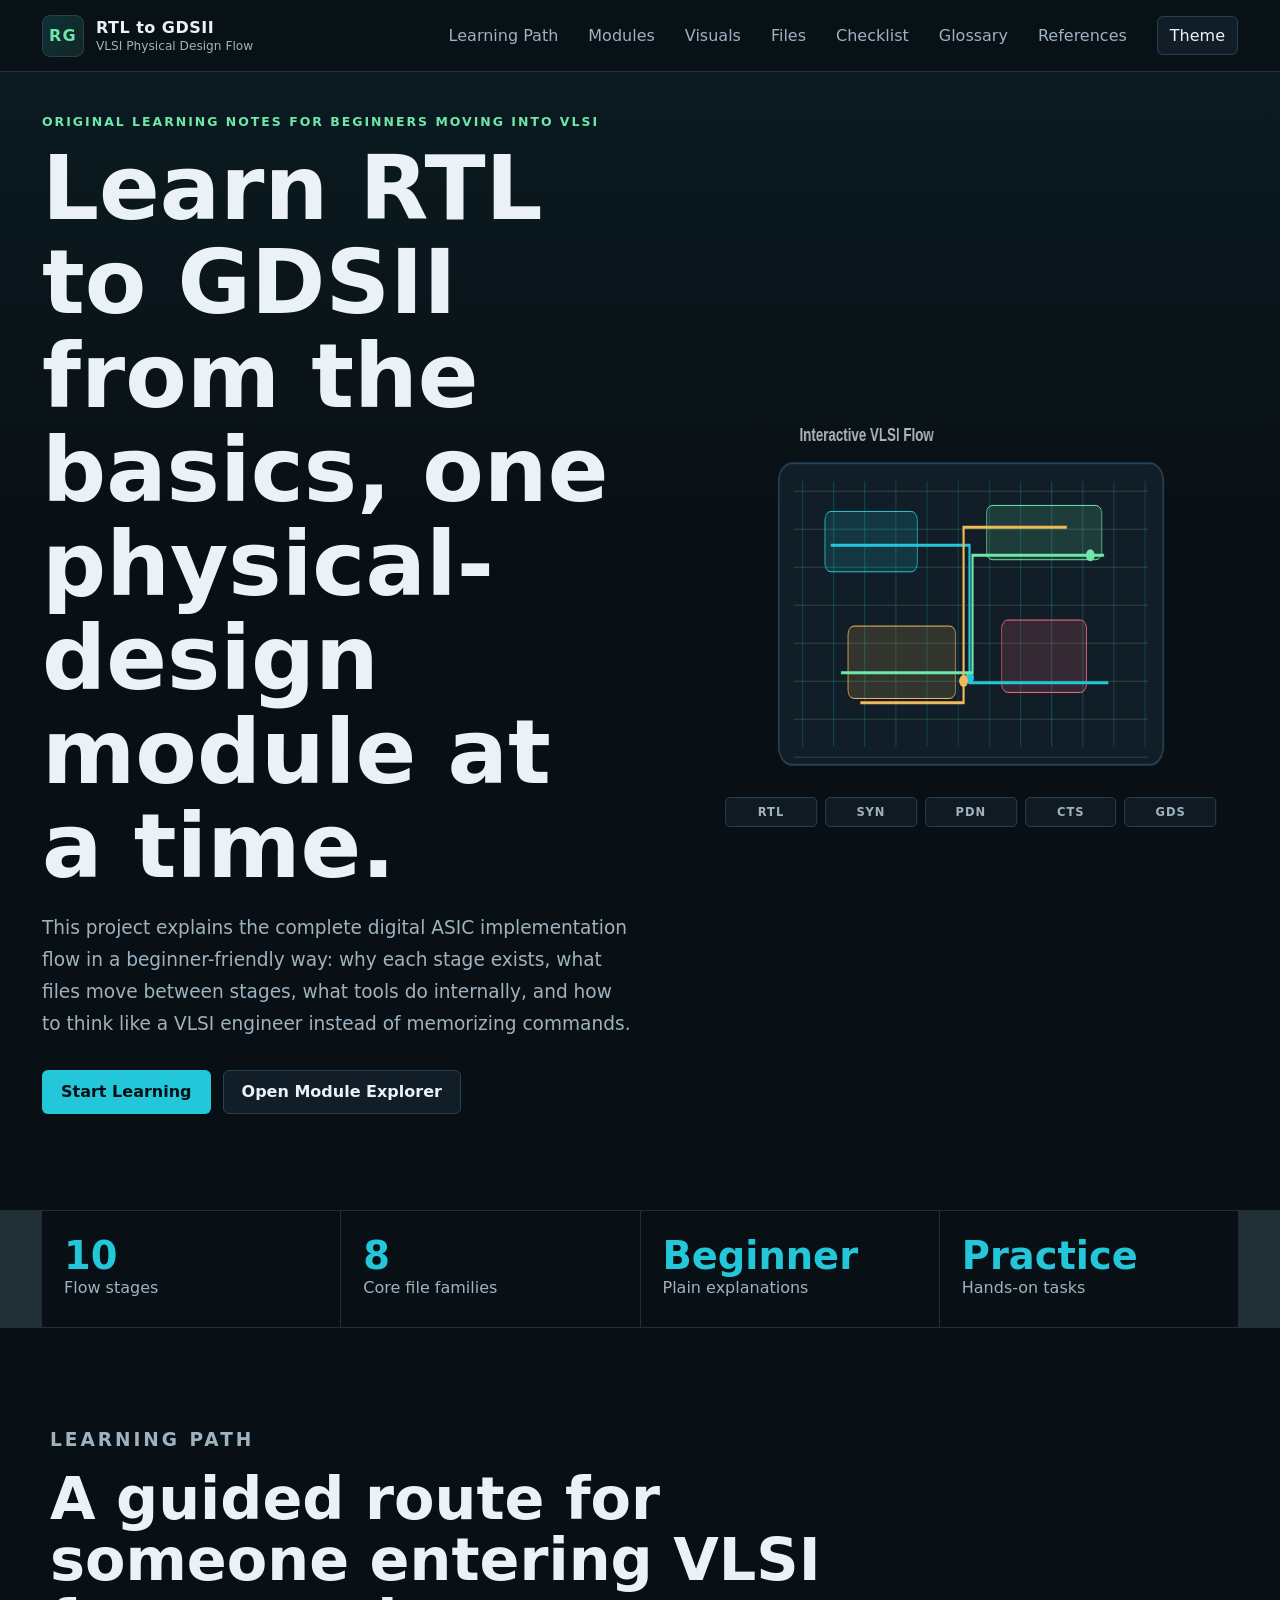
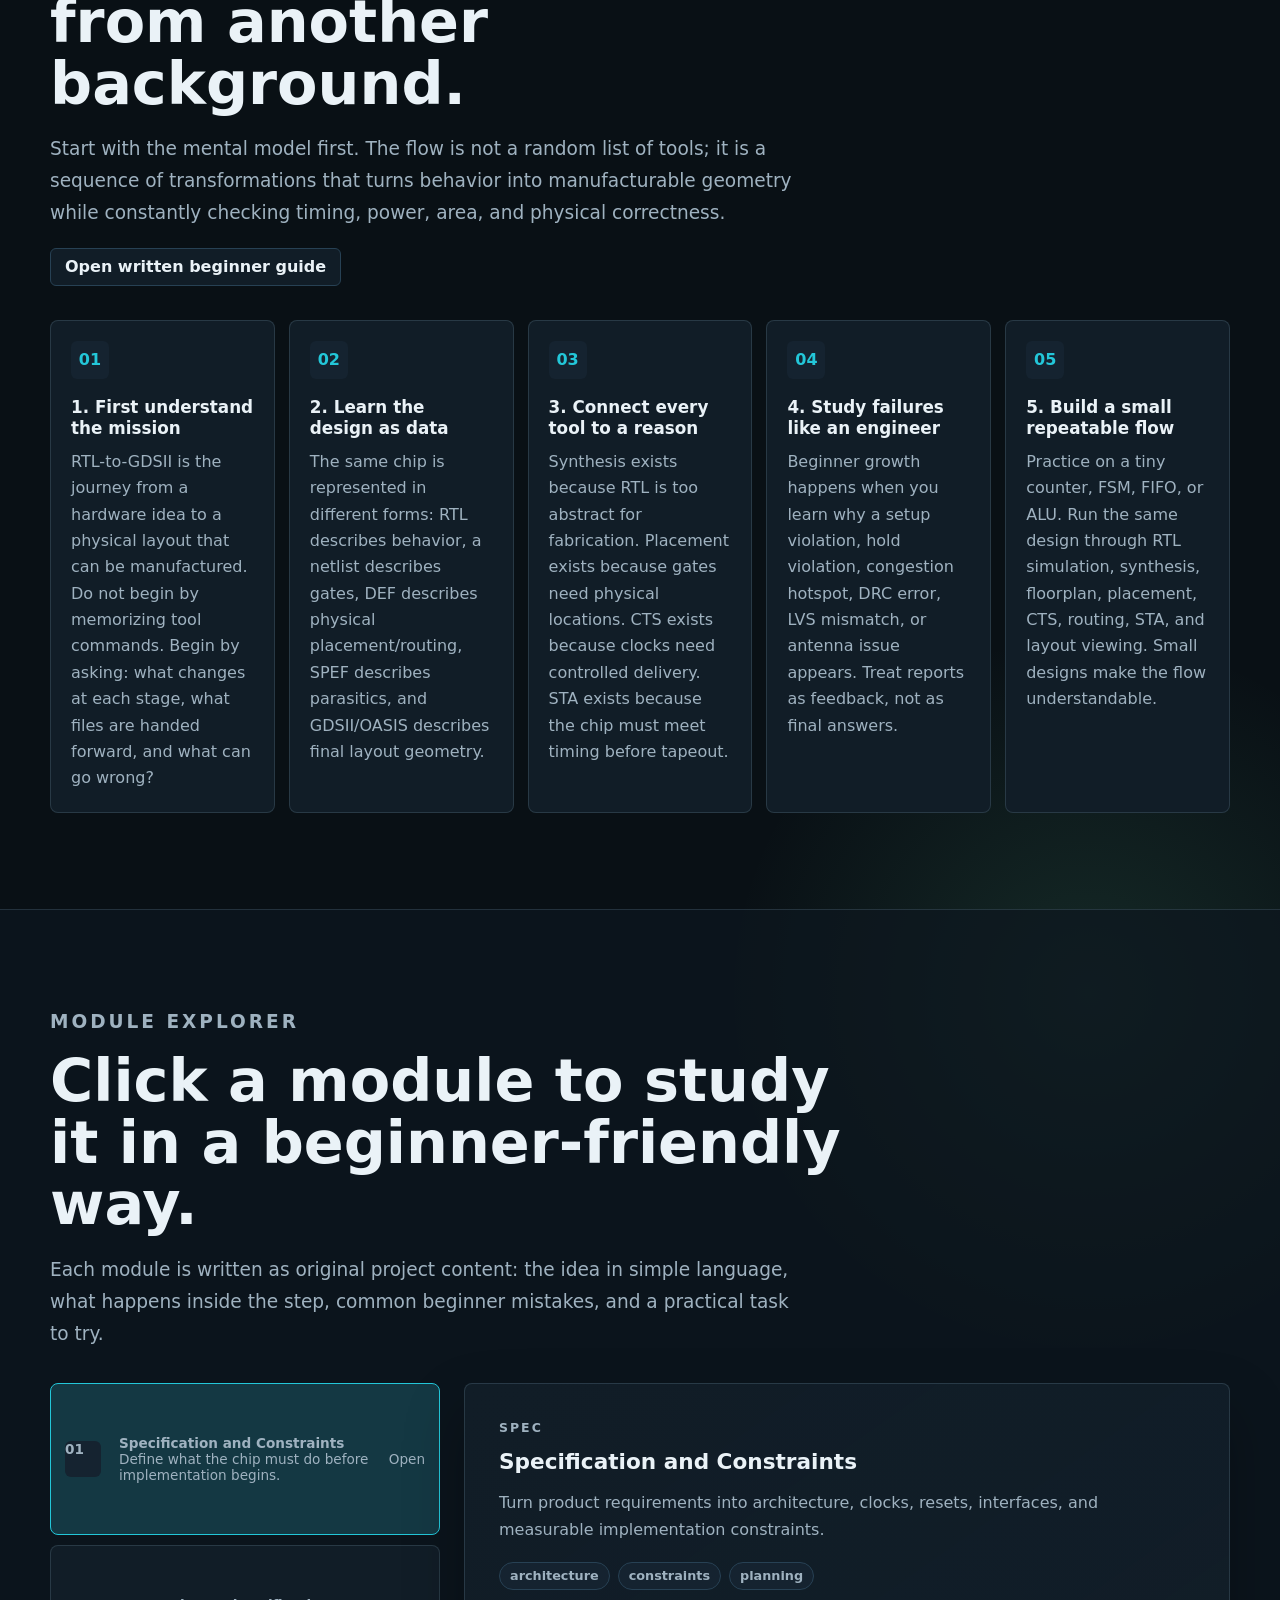
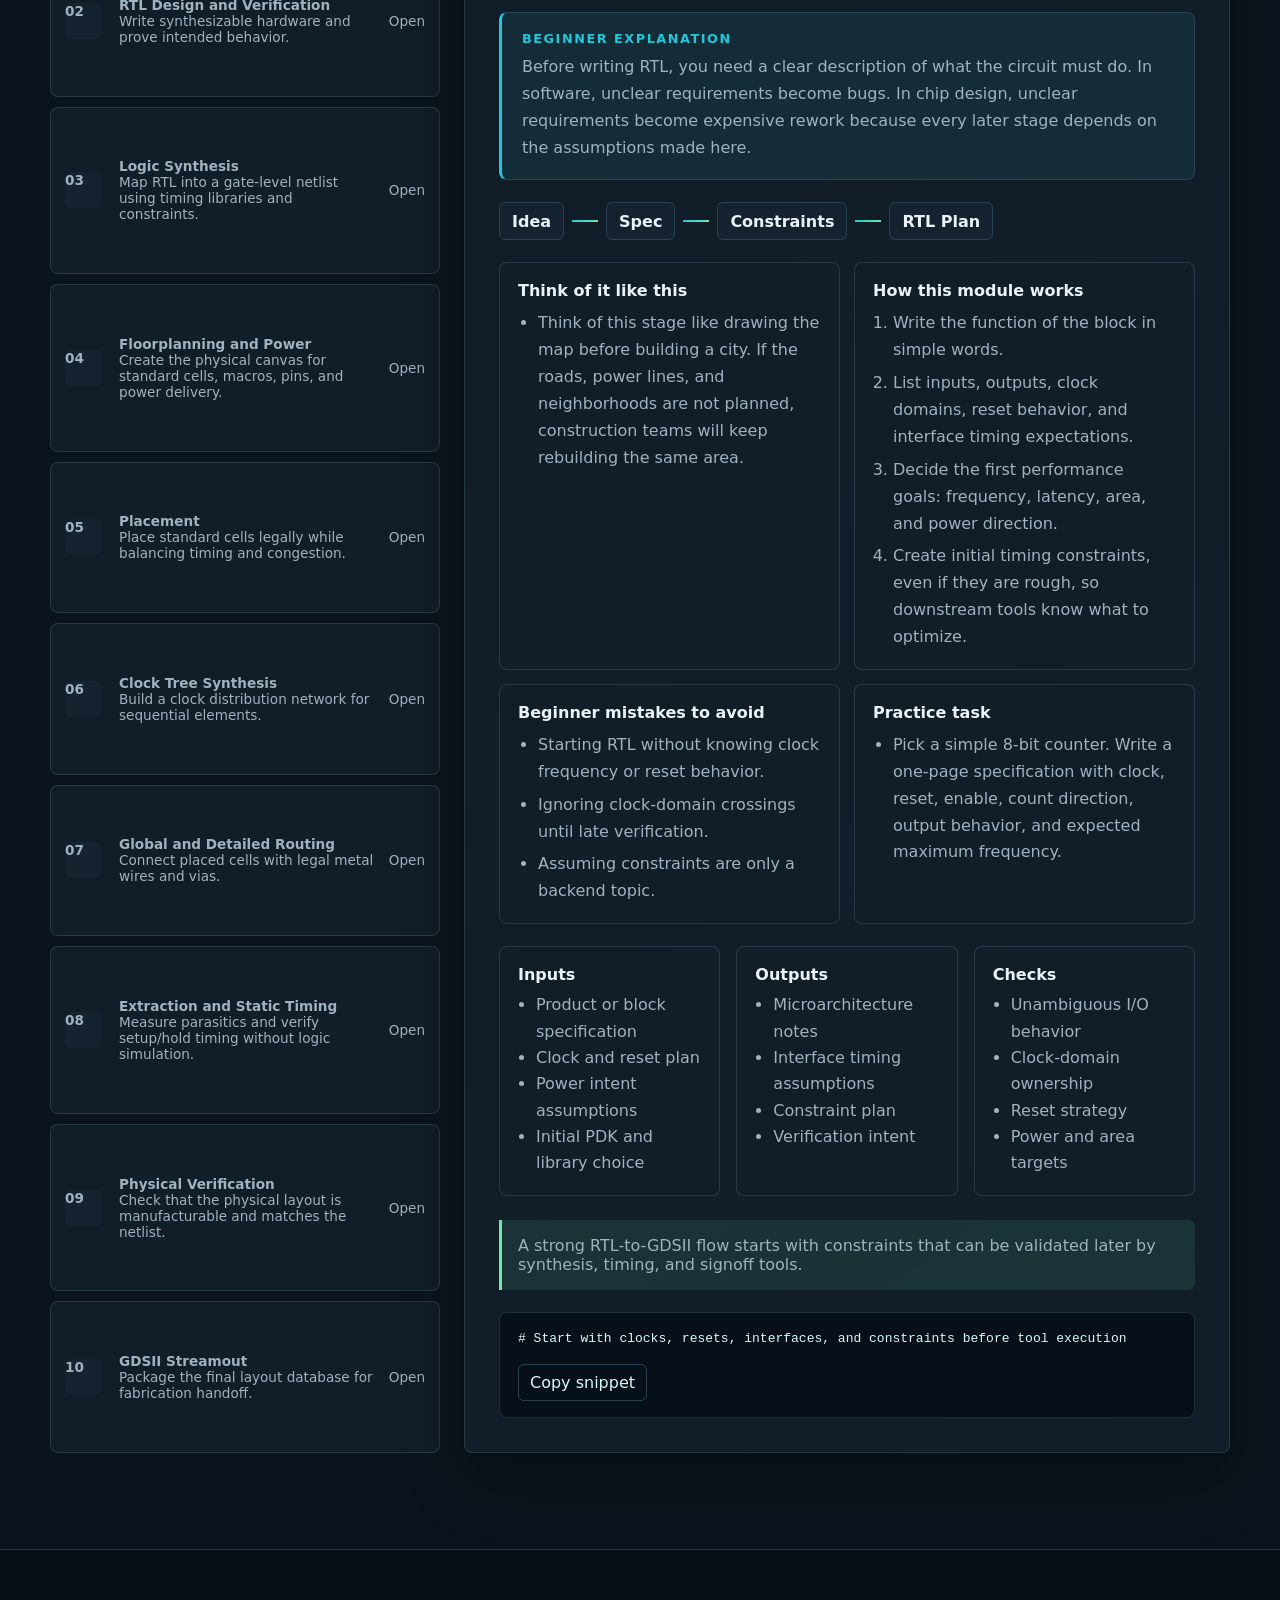
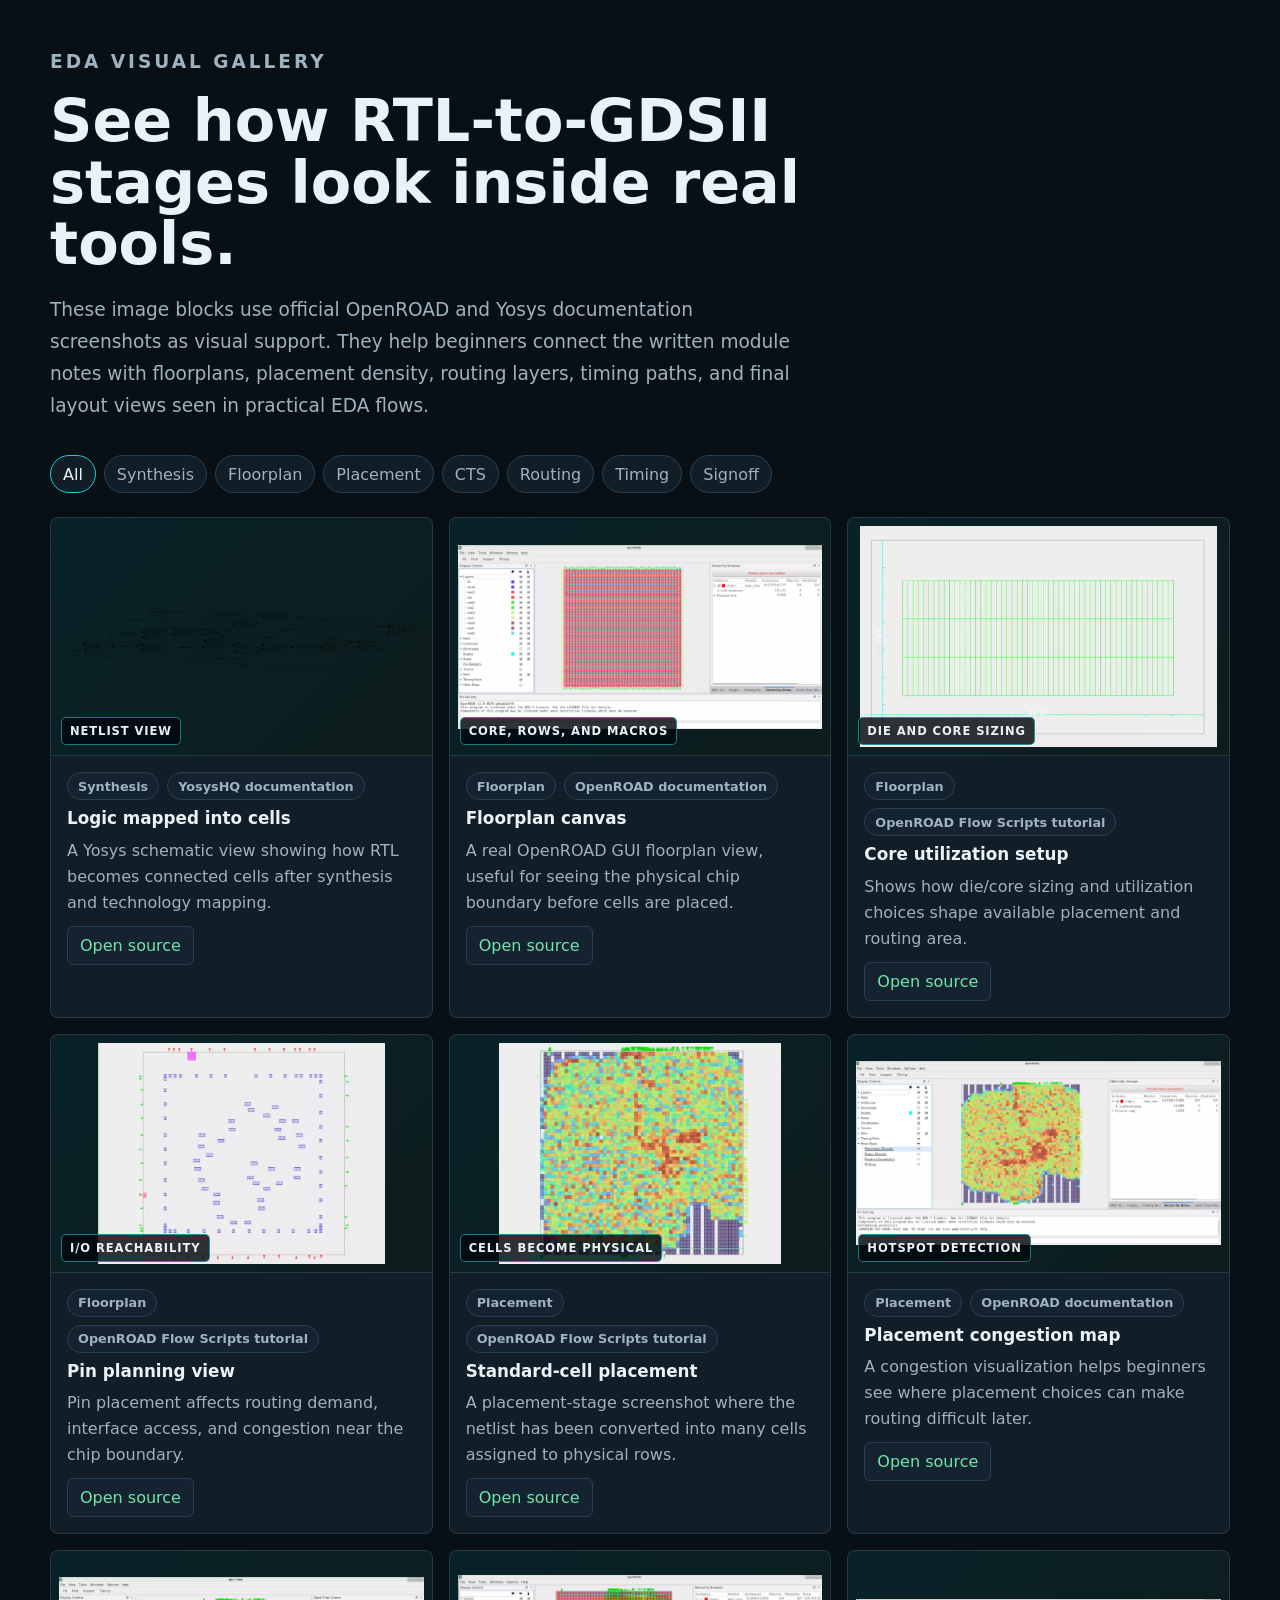
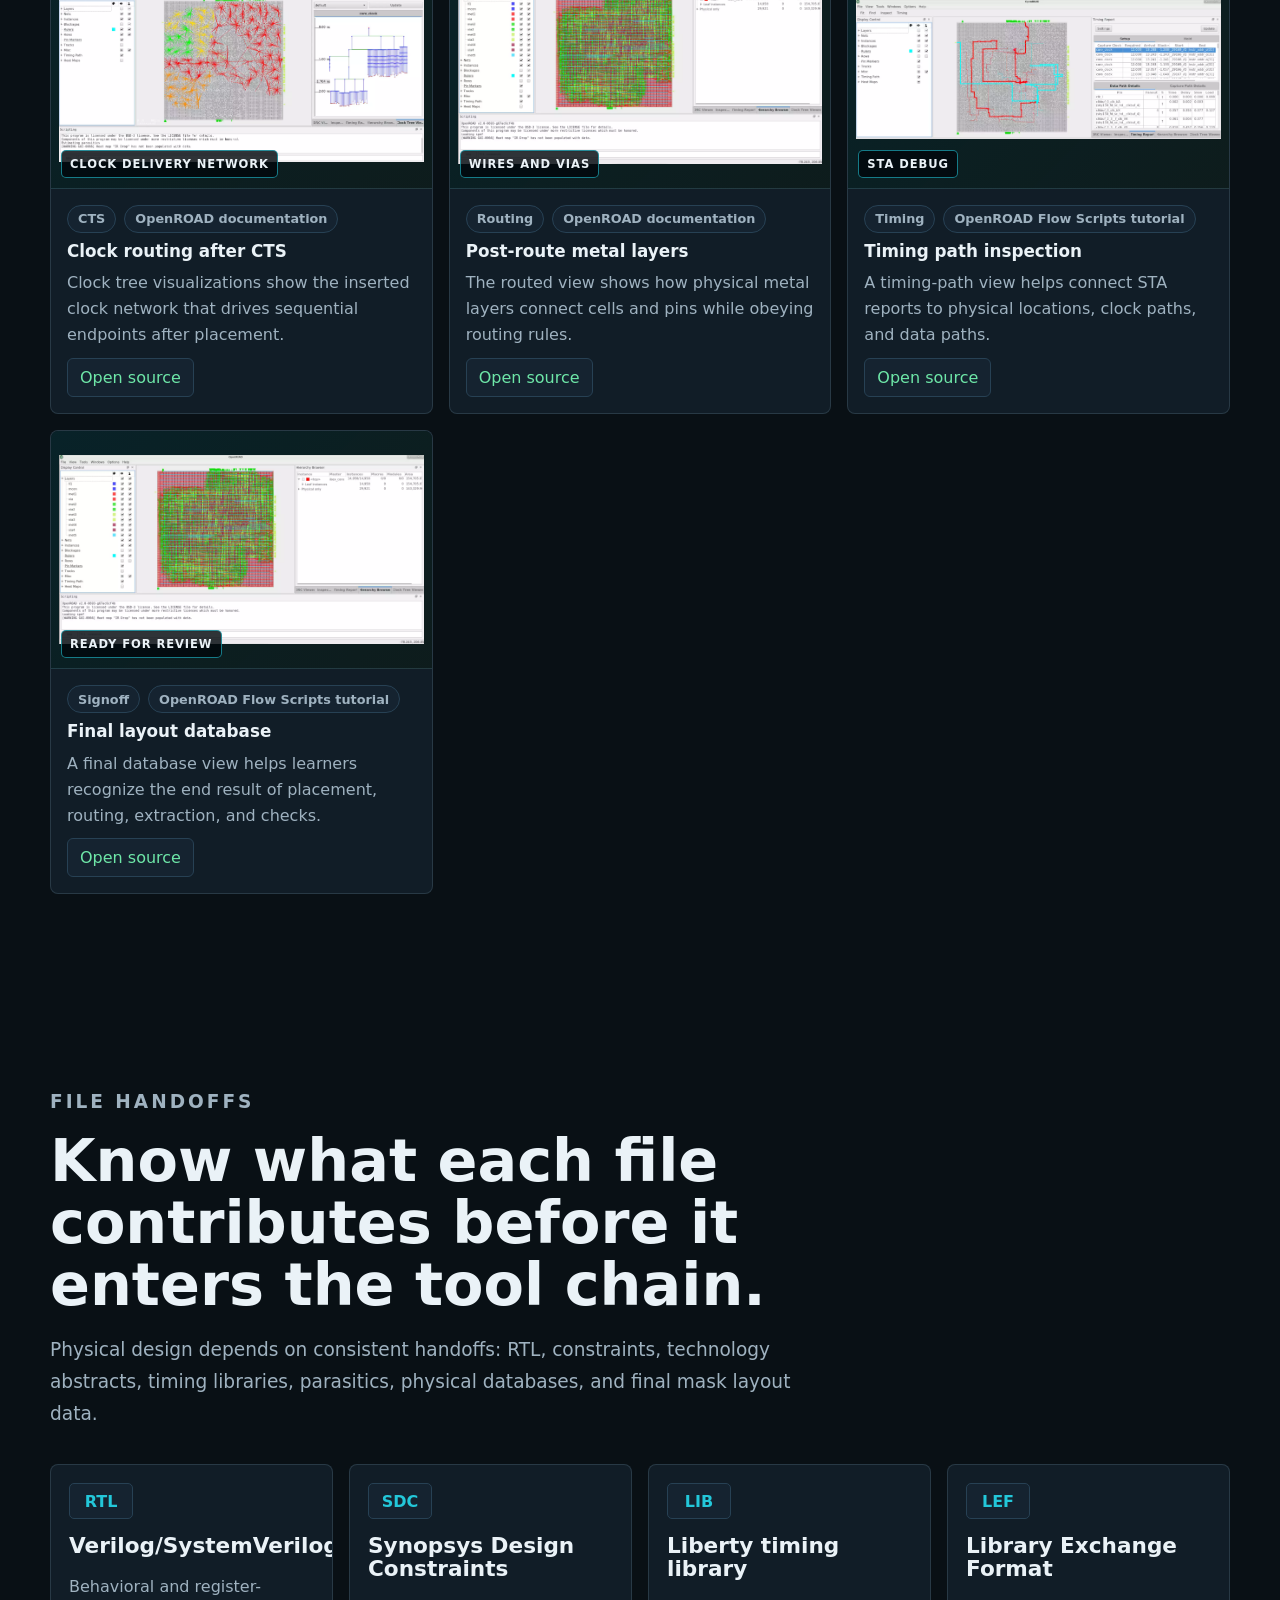
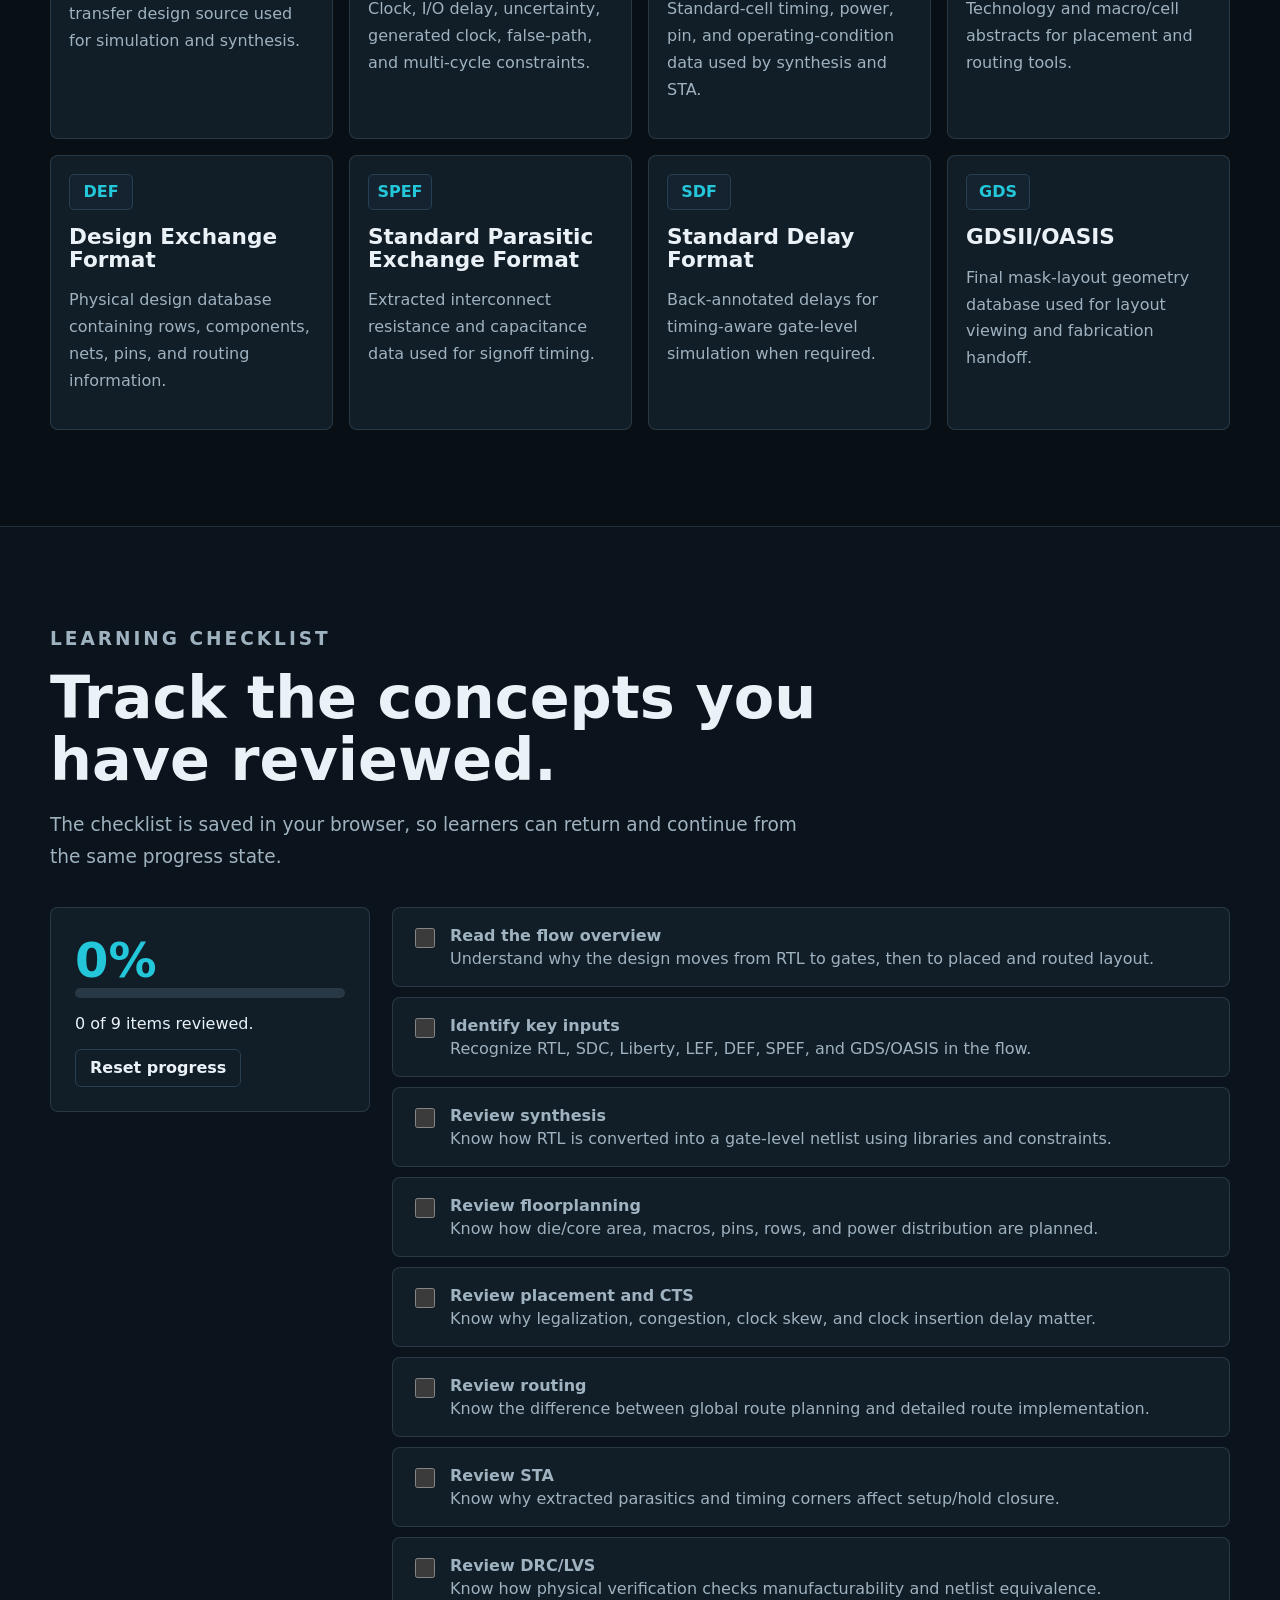
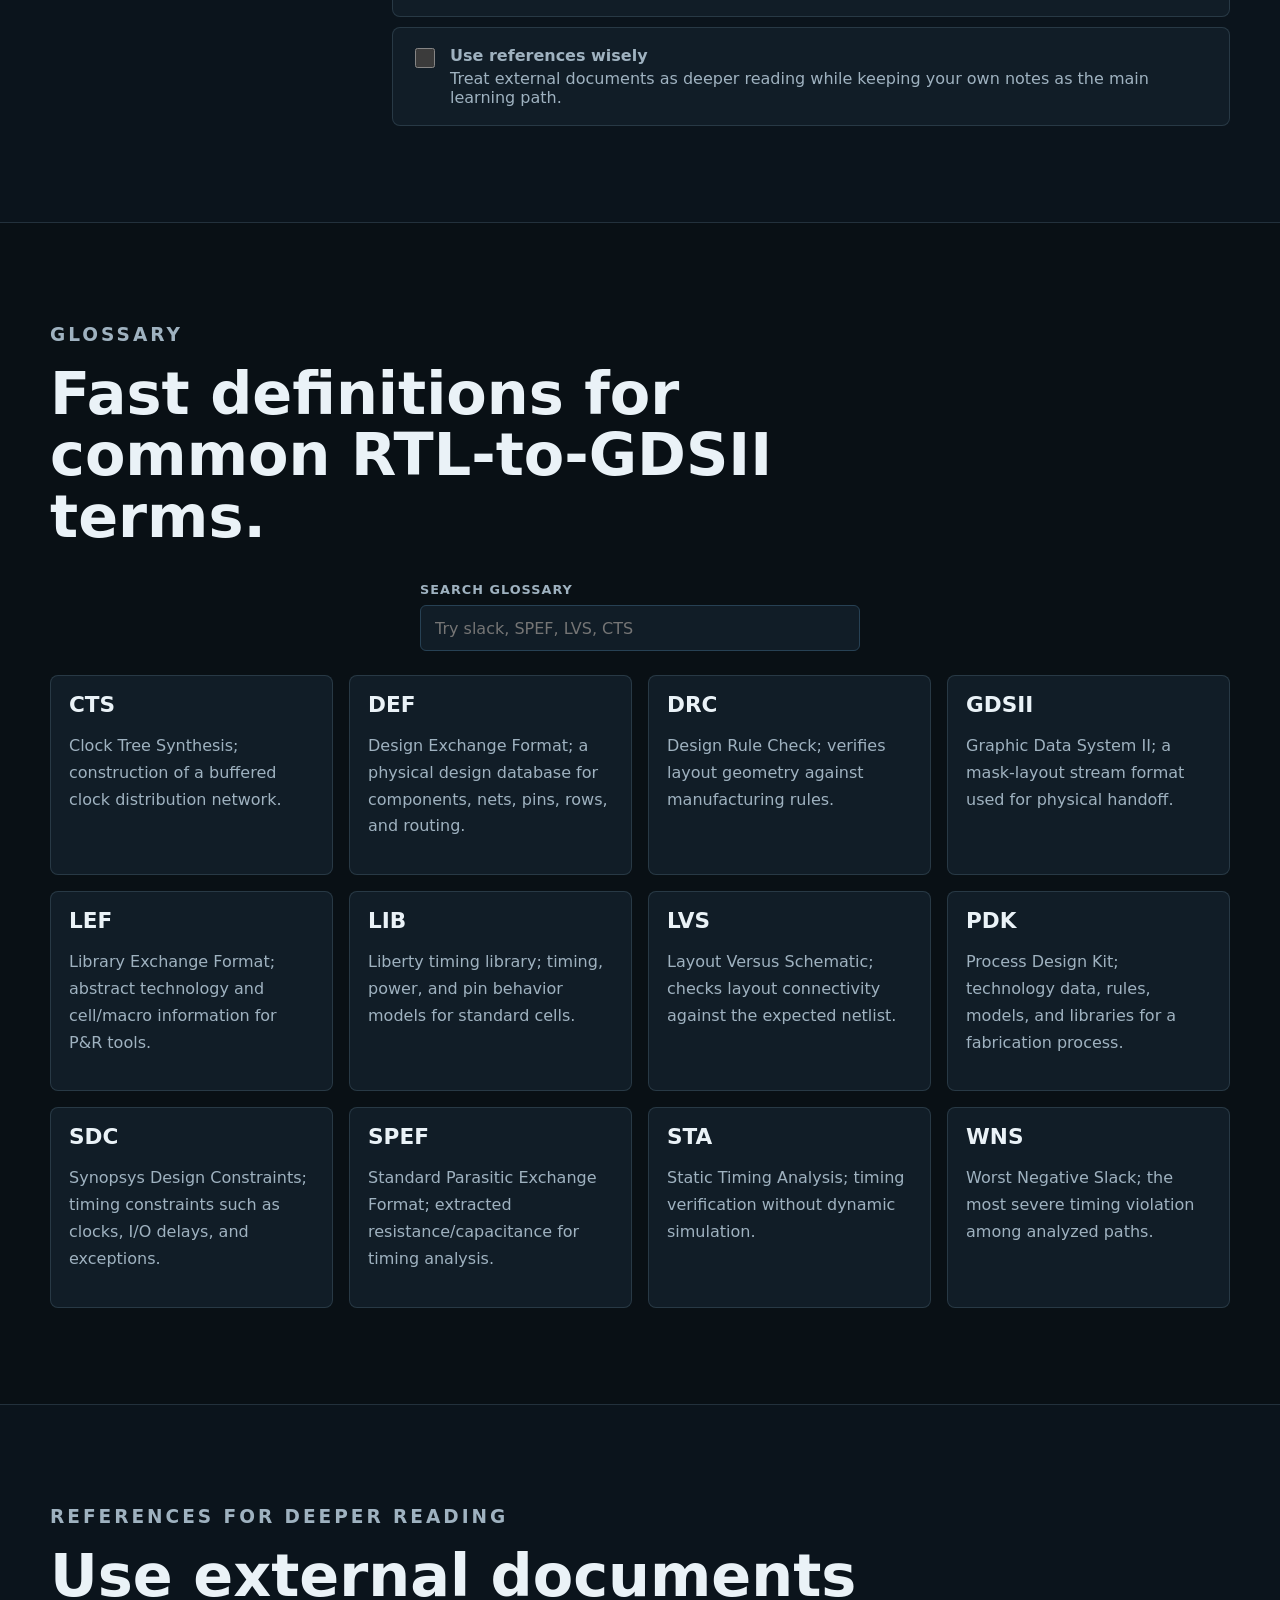
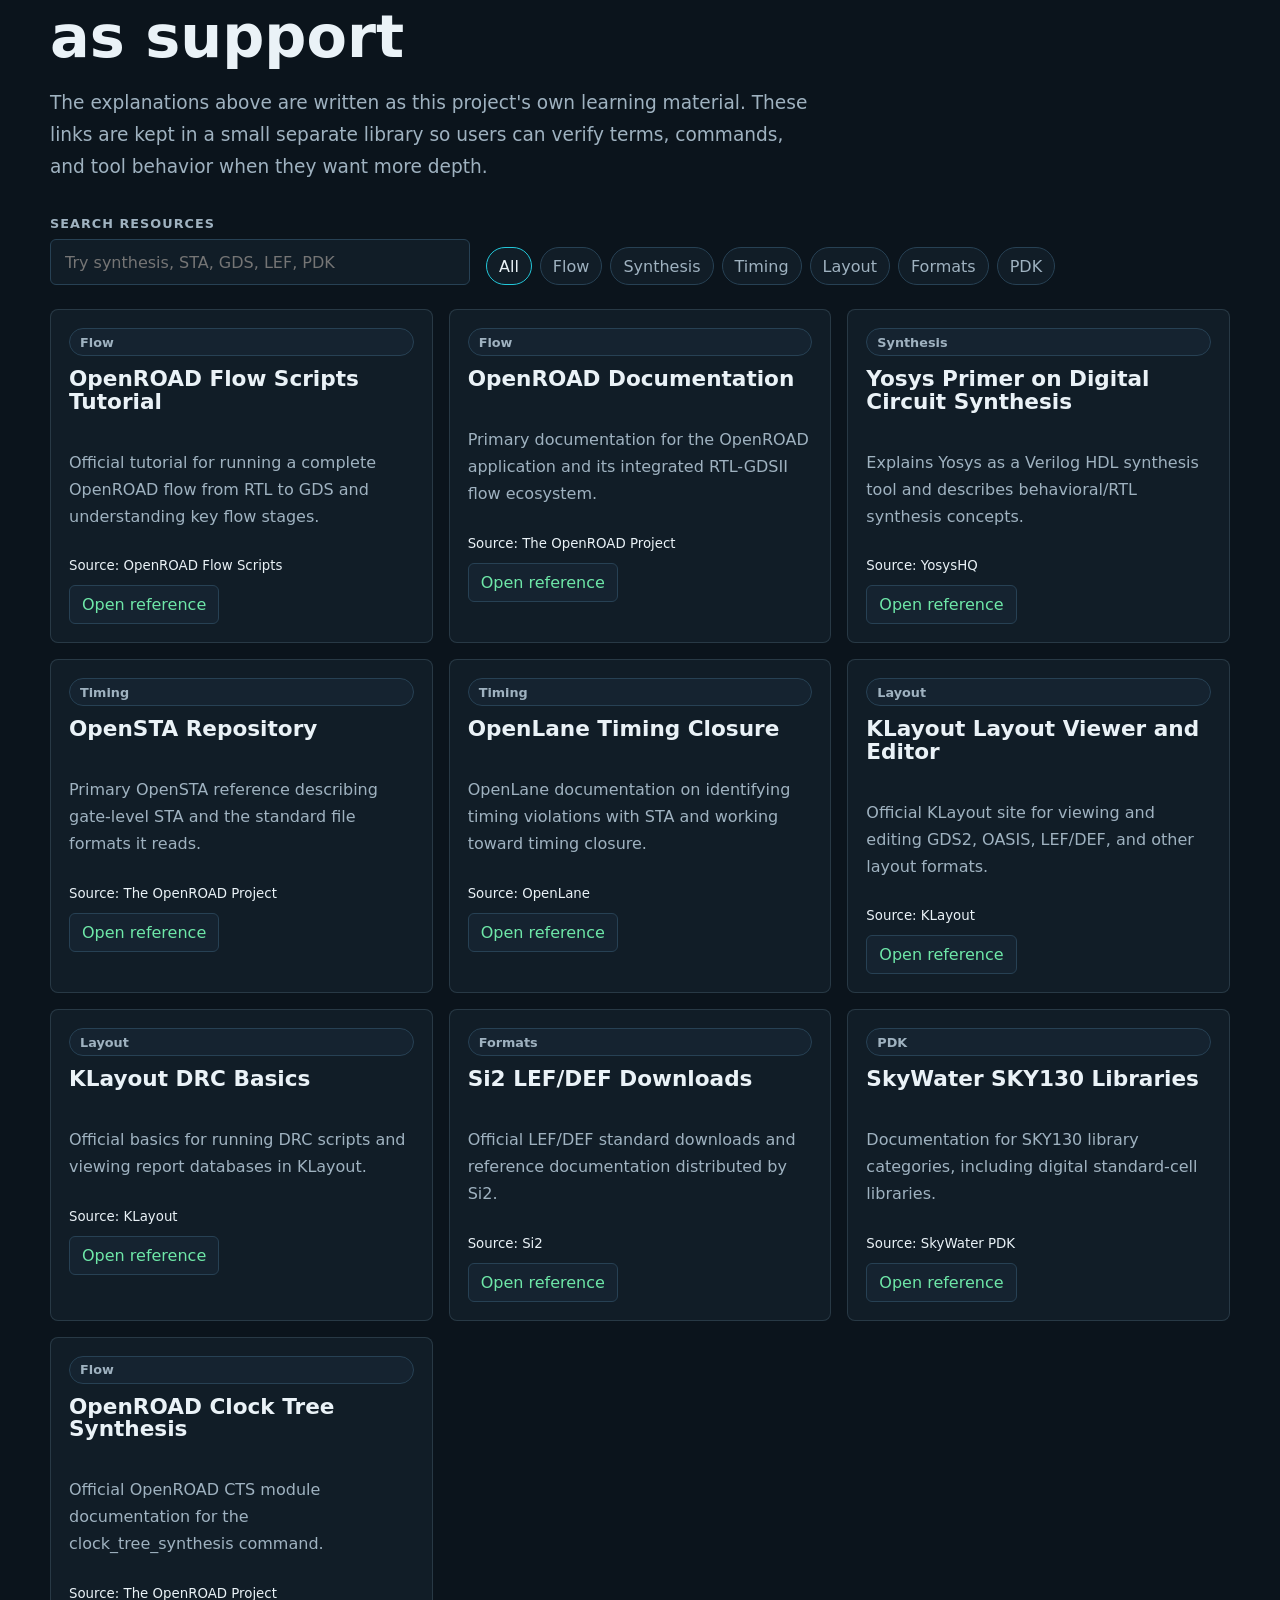
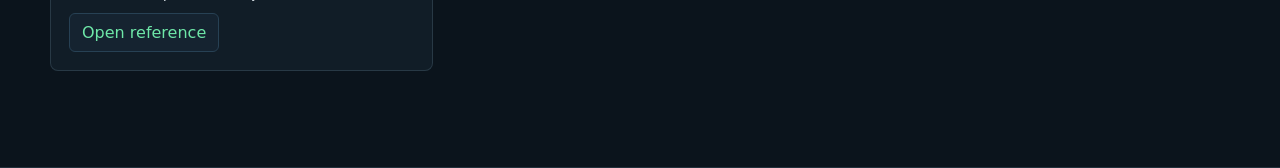
<file: index.html>
<!DOCTYPE html>
<html lang="en">
<head>
  <meta charset="UTF-8">
  <meta name="viewport" content="width=device-width, initial-scale=1.0">
  <meta name="description" content="Beginner-friendly RTL to GDSII learning portal with original VLSI flow explanations, diagrams, practice tasks, and optional references.">
  <title>RTL to GDSII | Interactive VLSI Design Flow</title>
  <link rel="stylesheet" href="style.css">
</head>
<body>
  <header class="site-header" id="top">
    <a class="brand" href="#home" aria-label="RTL to GDSII home">
      <span class="brand-mark">RG</span>
      <span>
        <strong>RTL to GDSII</strong>
        <small>VLSI Physical Design Flow</small>
      </span>
    </a>
    <button class="icon-button menu-toggle" type="button" aria-label="Open navigation" data-menu-toggle>
      <span></span><span></span><span></span>
    </button>
    <nav class="top-nav" aria-label="Primary navigation" data-nav>
      <a href="#learning">Learning Path</a>
      <a href="#flow">Modules</a>
      <a href="#visuals">Visuals</a>
      <a href="#formats">Files</a>
      <a href="#checklist">Checklist</a>
      <a href="#glossary">Glossary</a>
      <a href="#resources">References</a>
    </nav>
    <button class="mode-toggle" type="button" data-theme-toggle aria-label="Toggle interface theme">Theme</button>
  </header>

  <main>
    <section class="hero section-band" id="home">
      <div class="hero-copy reveal">
        <p class="eyebrow">Original learning notes for beginners moving into VLSI</p>
        <h1>Learn RTL to GDSII from the basics, one physical-design module at a time.</h1>
        <p class="hero-text">
          This project explains the complete digital ASIC implementation flow in a beginner-friendly way:
          why each stage exists, what files move between stages, what tools do internally, and how to think
          like a VLSI engineer instead of memorizing commands.
        </p>
        <div class="hero-actions">
          <a class="primary-action" href="#learning">Start Learning</a>
          <a class="secondary-action" href="#flow">Open Module Explorer</a>
        </div>
      </div>
      <div class="hero-visual" aria-label="Animated routing view">
        <canvas id="signalCanvas" width="720" height="520"></canvas>
        <div class="chip-labels">
          <span>RTL</span>
          <span>SYN</span>
          <span>PDN</span>
          <span>CTS</span>
          <span>GDS</span>
        </div>
      </div>
    </section>

    <section class="quick-strip" aria-label="Key learning areas">
      <div><strong>10</strong><span>Flow stages</span></div>
      <div><strong>8</strong><span>Core file families</span></div>
      <div><strong>Beginner</strong><span>Plain explanations</span></div>
      <div><strong>Practice</strong><span>Hands-on tasks</span></div>
    </section>

    <section class="section-band" id="learning">
      <div class="section-heading reveal">
        <p class="eyebrow">Learning Path</p>
        <h2>A guided route for someone entering VLSI from another background.</h2>
        <p>
          Start with the mental model first. The flow is not a random list of tools; it is a sequence of
          transformations that turns behavior into manufacturable geometry while constantly checking timing,
          power, area, and physical correctness.
        </p>
        <a class="secondary-action compact" href="docs/beginner-module-guide.md">Open written beginner guide</a>
      </div>
      <div class="learning-path" data-learning-path></div>
    </section>

    <section class="section-band muted" id="flow">
      <div class="section-heading reveal">
        <p class="eyebrow">Module Explorer</p>
        <h2>Click a module to study it in a beginner-friendly way.</h2>
        <p>
          Each module is written as original project content: the idea in simple language, what happens
          inside the step, common beginner mistakes, and a practical task to try.
        </p>
      </div>
      <div class="flow-layout">
        <div class="stage-rail" data-stage-rail aria-label="RTL to GDSII stages"></div>
        <article class="stage-panel" data-stage-panel aria-live="polite"></article>
      </div>
    </section>

    <section class="section-band" id="visuals">
      <div class="section-heading reveal">
        <p class="eyebrow">EDA Visual Gallery</p>
        <h2>See how RTL-to-GDSII stages look inside real tools.</h2>
        <p>
          These image blocks use official OpenROAD and Yosys documentation screenshots as visual support.
          They help beginners connect the written module notes with floorplans, placement density,
          routing layers, timing paths, and final layout views seen in practical EDA flows.
        </p>
      </div>
      <div class="visual-tools">
        <div class="filter-row" data-visual-filters></div>
      </div>
      <div class="visual-gallery" data-visual-gallery></div>
    </section>

    <section class="section-band" id="formats">
      <div class="section-heading reveal">
        <p class="eyebrow">File Handoffs</p>
        <h2>Know what each file contributes before it enters the tool chain.</h2>
        <p>
          Physical design depends on consistent handoffs: RTL, constraints, technology abstracts, timing libraries,
          parasitics, physical databases, and final mask layout data.
        </p>
      </div>
      <div class="format-grid" data-format-grid></div>
    </section>

    <section class="section-band muted" id="checklist">
      <div class="section-heading reveal">
        <p class="eyebrow">Learning Checklist</p>
        <h2>Track the concepts you have reviewed.</h2>
        <p>
          The checklist is saved in your browser, so learners can return and continue from the same progress state.
        </p>
      </div>
      <div class="checklist-layout">
        <div class="progress-card">
          <span class="progress-number" data-progress-number>0%</span>
          <div class="progress-track"><span data-progress-bar></span></div>
          <p data-progress-caption>Start with the first item below.</p>
          <button class="secondary-action compact" type="button" data-reset-progress>Reset progress</button>
        </div>
        <div class="checklist" data-checklist></div>
      </div>
    </section>

    <section class="section-band" id="glossary">
      <div class="section-heading reveal">
        <p class="eyebrow">Glossary</p>
        <h2>Fast definitions for common RTL-to-GDSII terms.</h2>
      </div>
      <label class="search-field glossary-search">
        <span>Search glossary</span>
        <input type="search" data-glossary-search placeholder="Try slack, SPEF, LVS, CTS">
      </label>
      <div class="glossary-grid" data-glossary-grid></div>
    </section>

    <section class="section-band muted" id="resources">
      <div class="section-heading reveal">
        <p class="eyebrow">References for Deeper Reading</p>
        <h2>Use external documents as support</h2>
        <p>
          The explanations above are written as this project's own learning material. These links are kept in a
          small separate library so users can verify terms, commands, and tool behavior when they want more depth.
        </p>
      </div>
      <div class="resource-tools">
        <label class="search-field">
          <span>Search resources</span>
          <input type="search" data-resource-search placeholder="Try synthesis, STA, GDS, LEF, PDK">
        </label>
        <div class="filter-row" data-resource-filters></div>
      </div>
      <div class="resource-grid" data-resource-grid></div>
    </section>

  </main>

  <button class="back-to-top" type="button" data-back-to-top aria-label="Back to top">Top</button>
  <script src="app.js"></script>
</body>
</html>
</file>
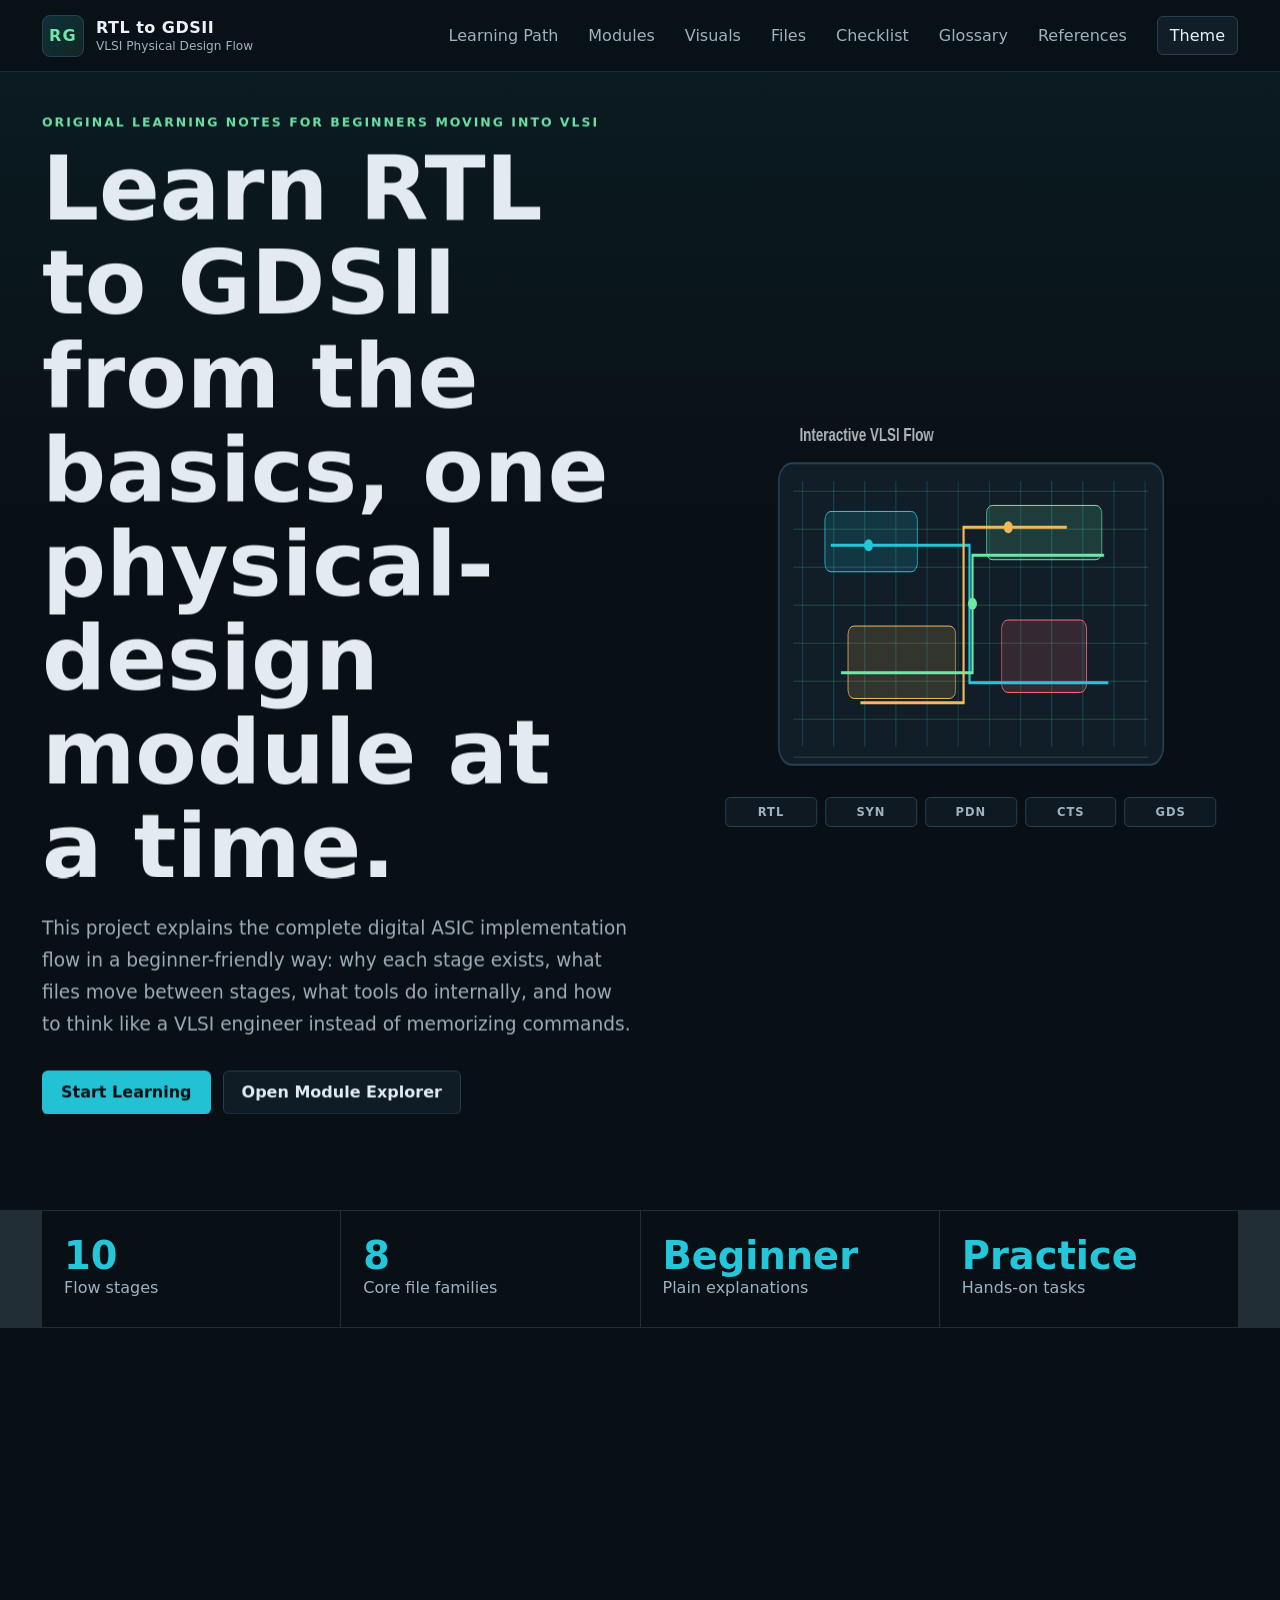
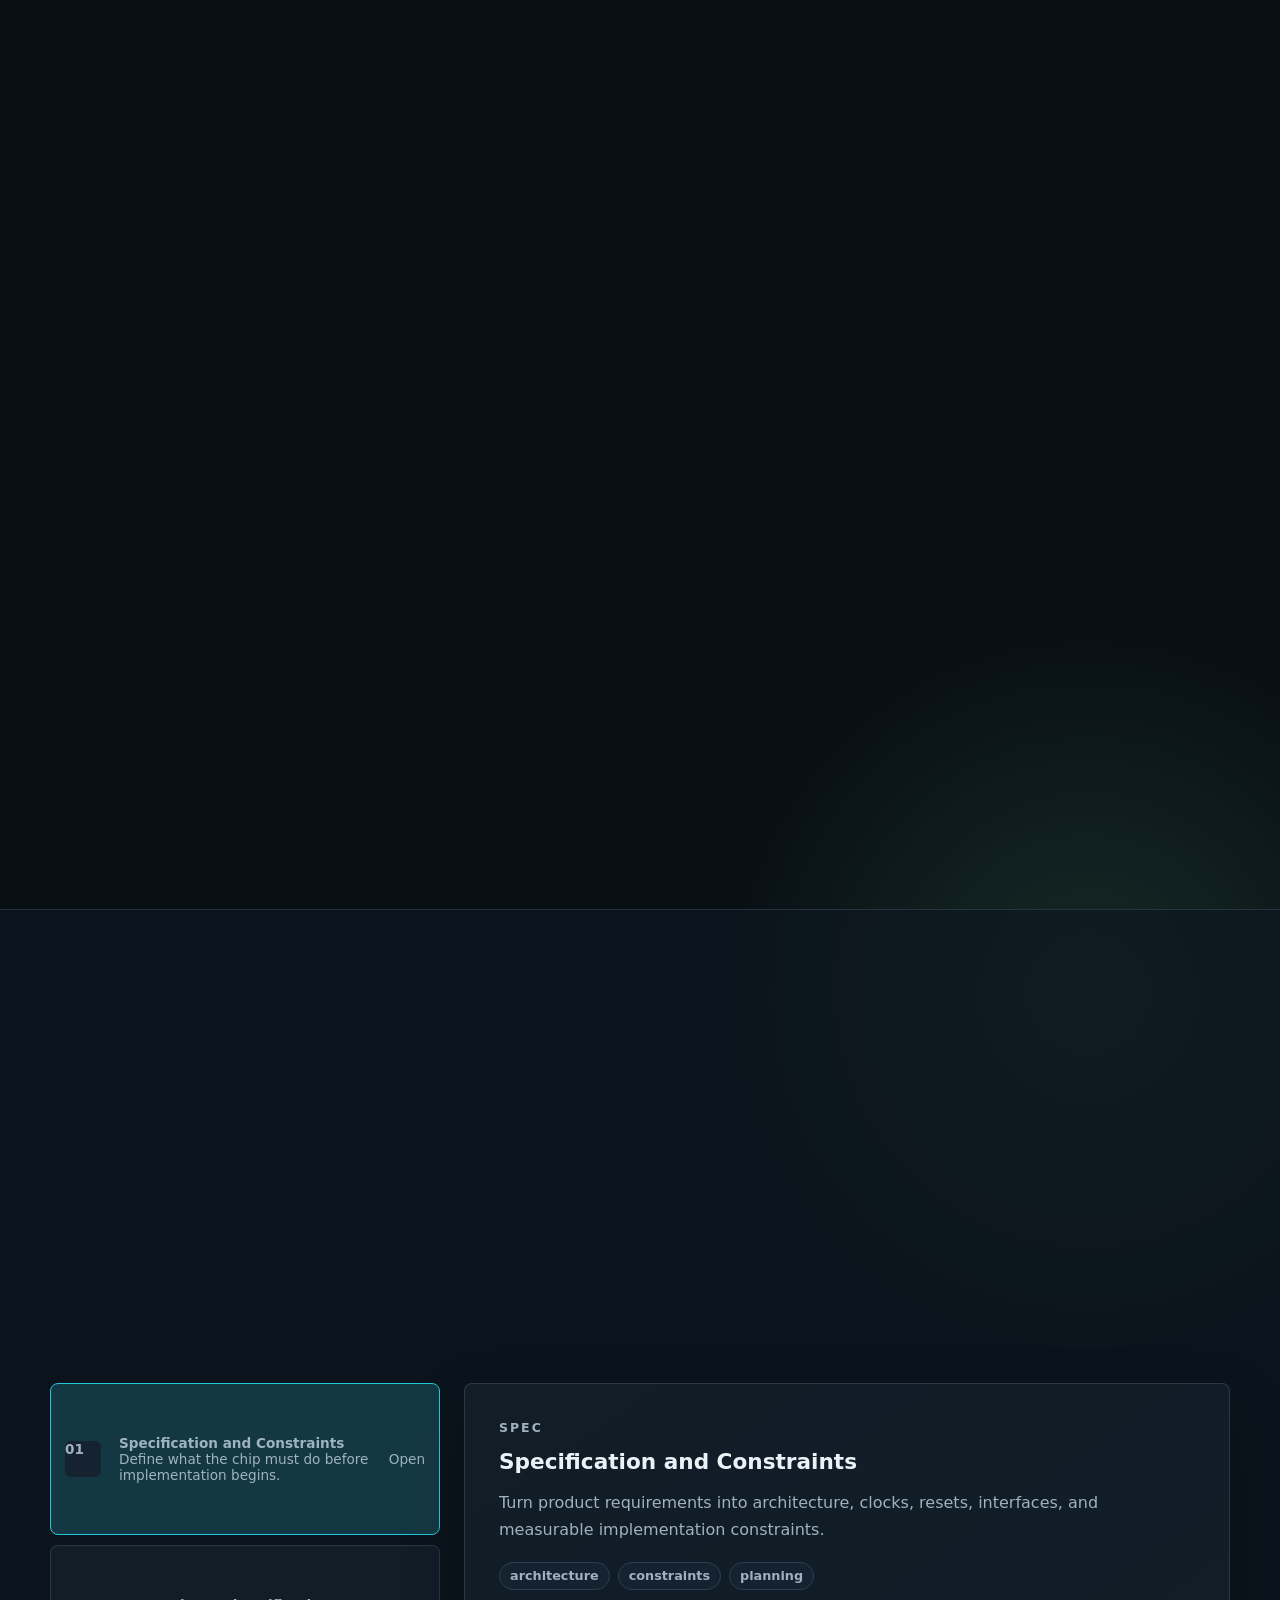
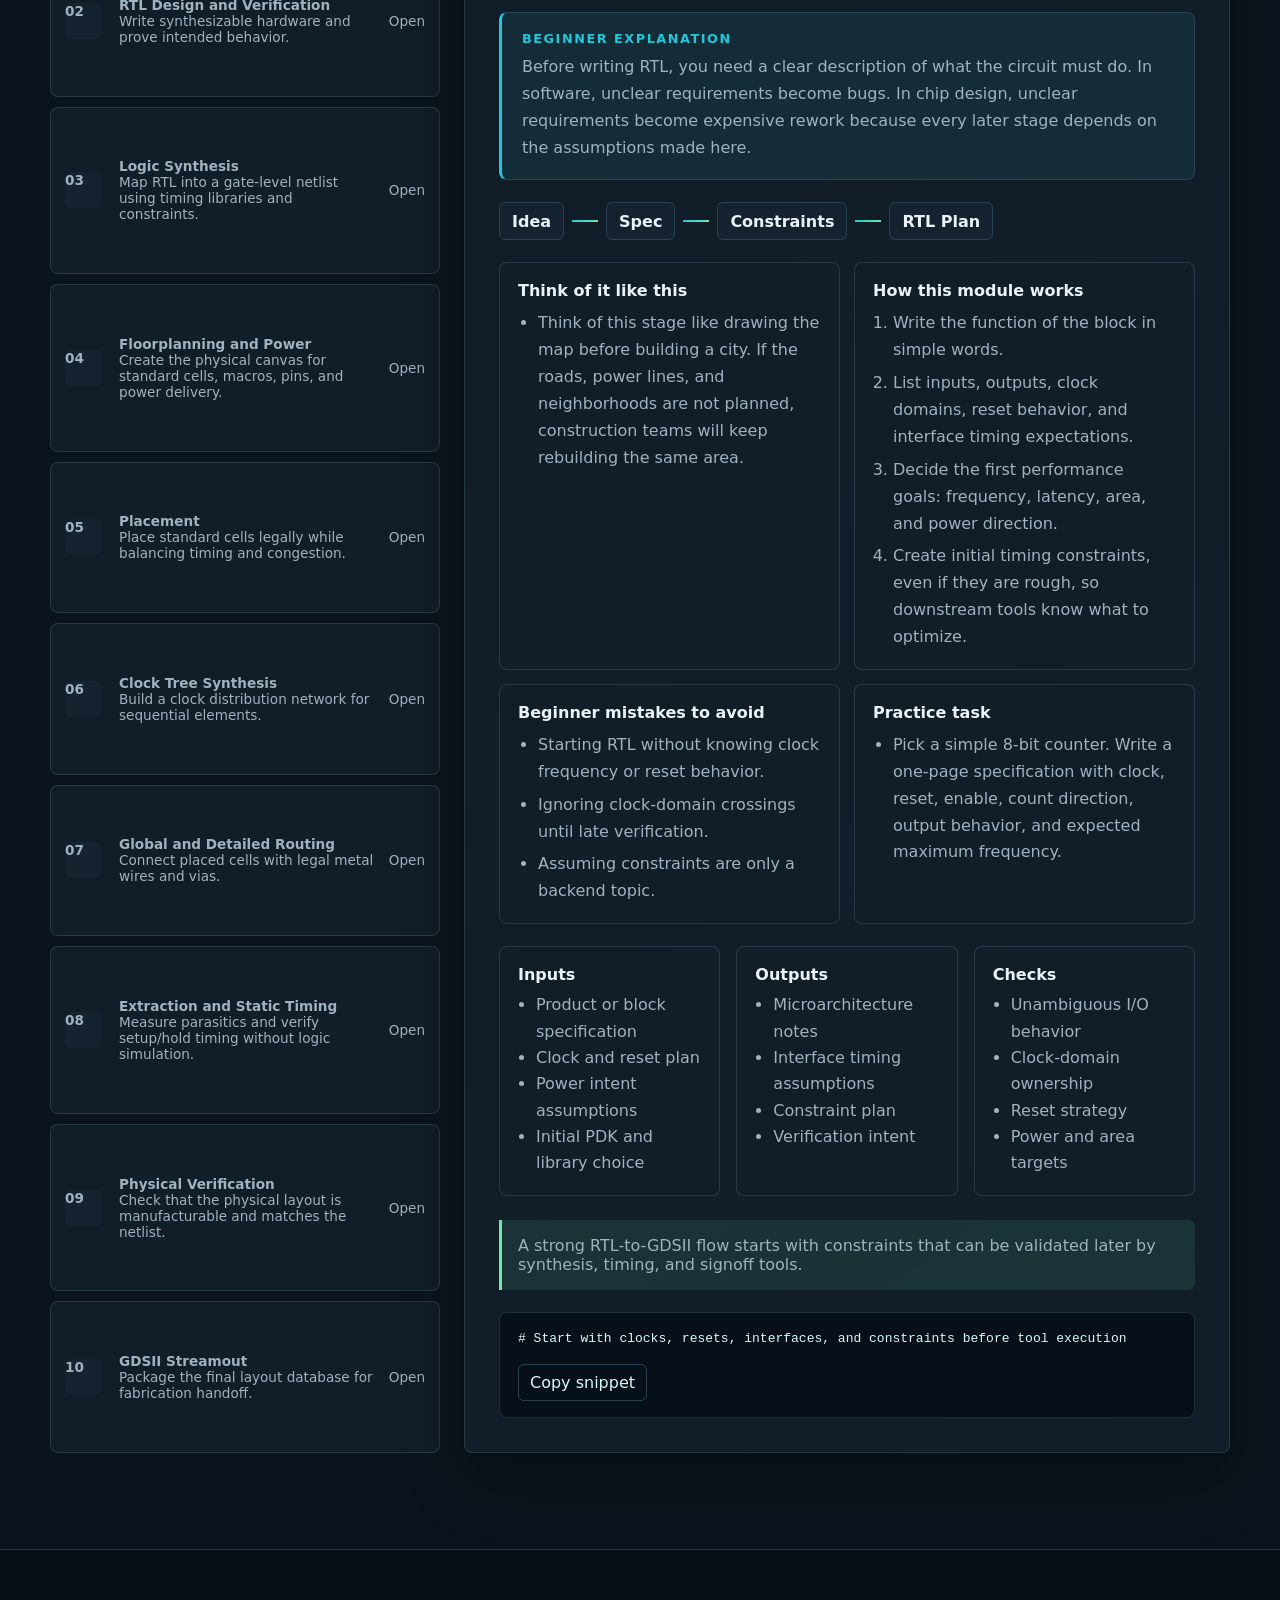
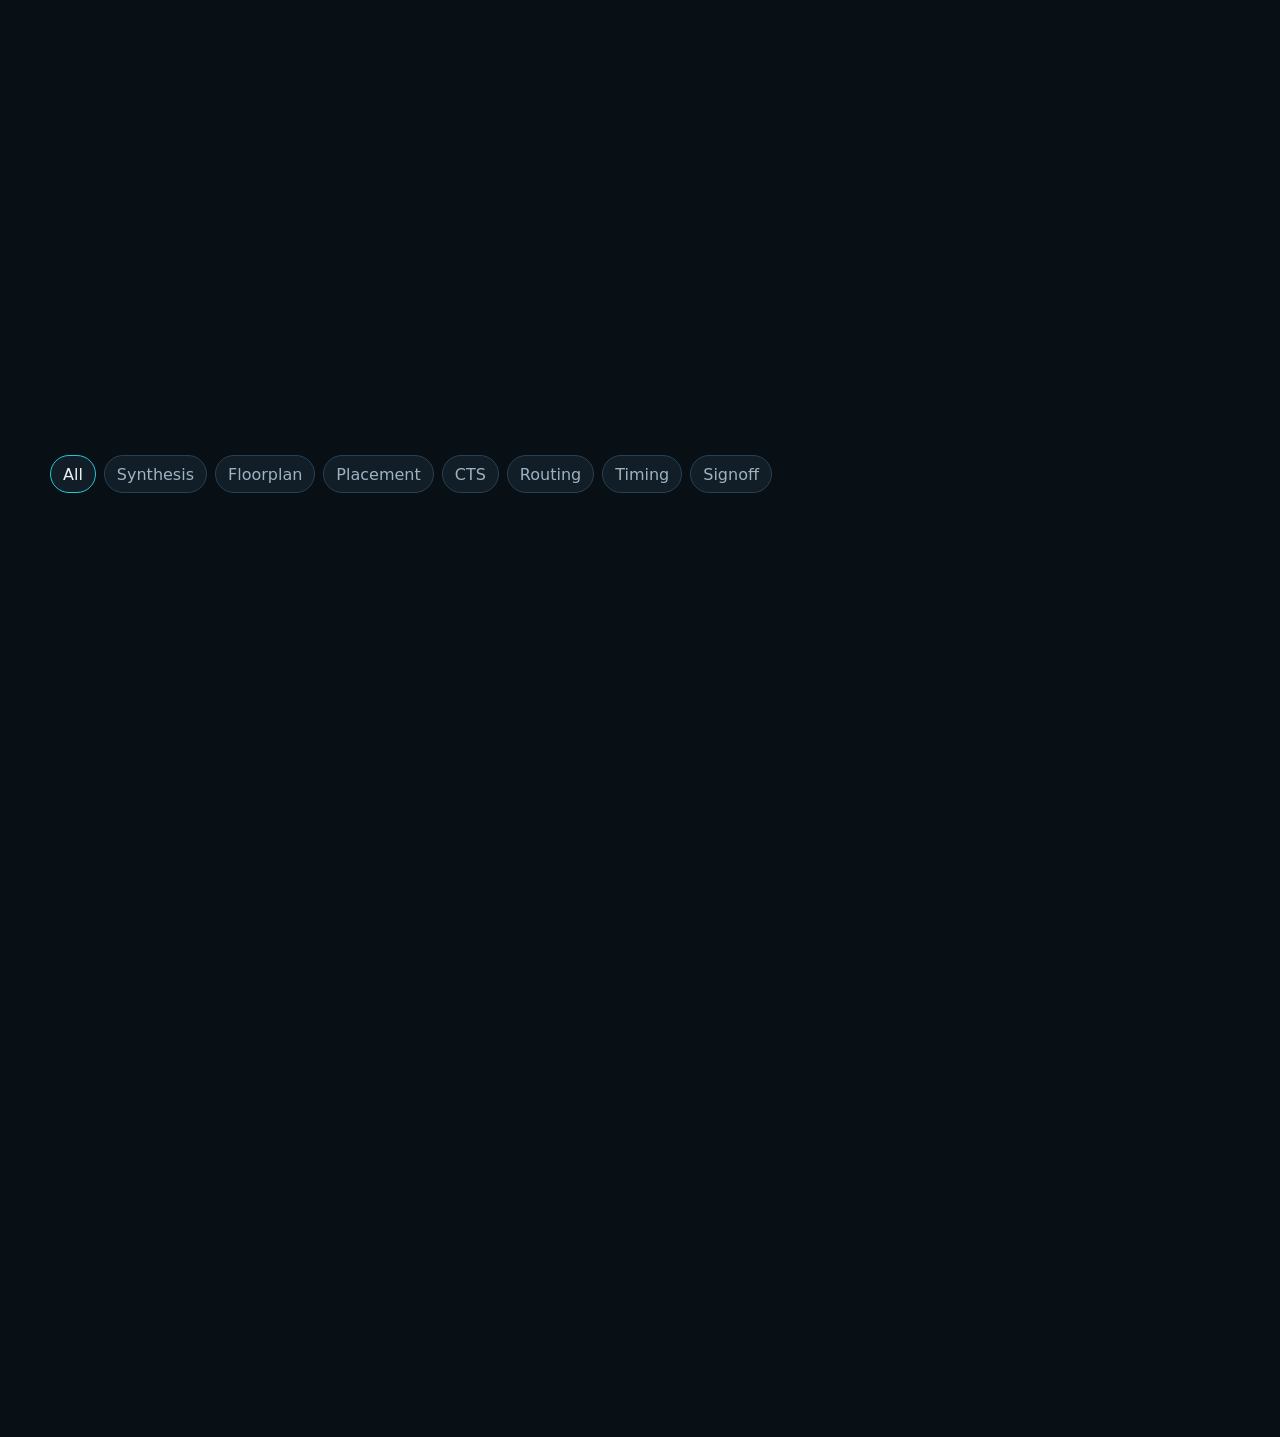
<file: src/index.html>
<!DOCTYPE html>
<html lang="en">
<head>
  <meta charset="UTF-8">
  <meta name="viewport" content="width=device-width, initial-scale=1.0">
  <meta http-equiv="refresh" content="0; url=../index.html">
  <title>RTL to GDSII</title>
</head>
<body>
  <p>The upgraded RTL to GDSII website has moved to <a href="../index.html">the repository root</a>.</p>
</body>
</html>
</file>
<file: style.css>
:root {
  color-scheme: dark;
  --bg: #091015;
  --bg-2: #0d171f;
  --panel: #111d27;
  --panel-2: #152330;
  --line: #274154;
  --line-soft: rgba(145, 183, 205, 0.18);
  --text: #eaf2f7;
  --muted: #9fb2c0;
  --soft: #6d8392;
  --accent: #23c7d9;
  --accent-2: #6ee7a8;
  --accent-3: #f2b95b;
  --danger: #ff6b7a;
  --shadow: rgba(0, 0, 0, 0.26);
  --max: 1180px;
  --radius: 8px;
}

body.light {
  color-scheme: light;
  --bg: #f5f8fb;
  --bg-2: #e8f0f6;
  --panel: #ffffff;
  --panel-2: #f0f5f9;
  --line: #bfd1dc;
  --line-soft: rgba(50, 83, 102, 0.16);
  --text: #10212e;
  --muted: #42596a;
  --soft: #6e8494;
  --shadow: rgba(34, 68, 88, 0.14);
}

* {
  box-sizing: border-box;
}

html {
  scroll-behavior: smooth;
}

body {
  margin: 0;
  min-height: 100vh;
  font-family: Inter, ui-sans-serif, system-ui, -apple-system, BlinkMacSystemFont, "Segoe UI", sans-serif;
  background:
    linear-gradient(180deg, rgba(35, 199, 217, 0.07), transparent 520px),
    radial-gradient(circle at 85% 20%, rgba(110, 231, 168, 0.12), transparent 360px),
    var(--bg);
  color: var(--text);
}

a {
  color: inherit;
}

button,
input {
  font: inherit;
}

.site-header {
  position: sticky;
  top: 0;
  z-index: 50;
  display: grid;
  grid-template-columns: auto 1fr auto;
  align-items: center;
  gap: 18px;
  min-height: 72px;
  padding: 12px clamp(16px, 4vw, 42px);
  border-bottom: 1px solid var(--line-soft);
  background: color-mix(in srgb, var(--bg) 88%, transparent);
  backdrop-filter: blur(16px);
}

.brand {
  display: inline-flex;
  align-items: center;
  gap: 12px;
  text-decoration: none;
}

.brand-mark {
  display: grid;
  place-items: center;
  width: 42px;
  height: 42px;
  border: 1px solid var(--line);
  border-radius: var(--radius);
  background: linear-gradient(135deg, rgba(35, 199, 217, 0.18), rgba(110, 231, 168, 0.10));
  color: var(--accent-2);
  font-weight: 800;
  letter-spacing: 0.08em;
}

.brand strong,
.brand small {
  display: block;
}

.brand strong {
  font-size: 1rem;
  letter-spacing: 0.03em;
}

.brand small {
  margin-top: 2px;
  color: var(--muted);
  font-size: 0.76rem;
}

.top-nav {
  display: flex;
  justify-content: flex-end;
  align-items: center;
  gap: 6px;
}

.top-nav a {
  padding: 9px 12px;
  border-radius: 6px;
  color: var(--muted);
  text-decoration: none;
  transition: background 160ms ease, color 160ms ease;
}

.top-nav a:hover,
.top-nav a.active {
  color: var(--text);
  background: var(--line-soft);
}

.mode-toggle,
.primary-action,
.secondary-action,
.back-to-top,
.resource-card a,
.visual-card-body > a,
.copy-button {
  border: 1px solid var(--line);
  border-radius: 6px;
  cursor: pointer;
  transition: transform 160ms ease, border-color 160ms ease, background 160ms ease;
}

.mode-toggle {
  justify-self: end;
  padding: 9px 12px;
  background: var(--panel);
  color: var(--text);
}

.mode-toggle:hover,
.secondary-action:hover,
.copy-button:hover {
  transform: translateY(-1px);
  border-color: var(--accent);
}

.menu-toggle {
  display: none;
  width: 42px;
  height: 42px;
  border: 1px solid var(--line);
  border-radius: 6px;
  background: var(--panel);
}

.menu-toggle span {
  display: block;
  width: 18px;
  height: 2px;
  margin: 4px auto;
  background: var(--text);
}

.section-band {
  width: 100%;
  padding: clamp(54px, 8vw, 96px) clamp(16px, 4vw, 42px);
}

.section-band > * {
  max-width: var(--max);
  margin-left: auto;
  margin-right: auto;
}

.muted {
  background: color-mix(in srgb, var(--bg-2) 72%, transparent);
  border-top: 1px solid var(--line-soft);
  border-bottom: 1px solid var(--line-soft);
}

.hero {
  min-height: calc(100vh - 72px);
  display: grid;
  grid-template-columns: minmax(0, 1fr) minmax(380px, 0.9fr);
  align-items: center;
  gap: clamp(28px, 6vw, 68px);
  padding-top: 42px;
}

.hero-copy,
.hero-visual {
  max-width: none;
}

.eyebrow {
  margin: 0 0 12px;
  color: var(--accent-2);
  font-size: 0.78rem;
  font-weight: 800;
  letter-spacing: 0.16em;
  text-transform: uppercase;
}

h1,
h2,
h3 {
  margin: 0;
  letter-spacing: 0;
  line-height: 1.05;
}

h1 {
  max-width: 780px;
  font-size: clamp(2.5rem, 7vw, 5.9rem);
}

h2 {
  max-width: 840px;
  font-size: clamp(2rem, 4.6vw, 4.3rem);
}

h3 {
  font-size: 1.35rem;
}

.hero-text,
.section-heading p {
  max-width: 760px;
  color: var(--muted);
  font-size: clamp(1rem, 1.6vw, 1.16rem);
  line-height: 1.72;
}

.hero-actions {
  display: flex;
  flex-wrap: wrap;
  gap: 12px;
  margin-top: 30px;
}

.primary-action,
.secondary-action {
  display: inline-flex;
  align-items: center;
  justify-content: center;
  min-height: 44px;
  padding: 0 18px;
  text-decoration: none;
  font-weight: 800;
}

.primary-action {
  border-color: transparent;
  background: var(--accent);
  color: #031116;
}

.primary-action:hover {
  transform: translateY(-2px);
  background: color-mix(in srgb, var(--accent) 86%, white);
}

.secondary-action {
  background: var(--panel);
  color: var(--text);
}

.compact {
  min-height: 38px;
  padding: 0 14px;
}

.hero-visual {
  position: relative;
  min-height: 520px;
  overflow: hidden;
}

#signalCanvas {
  width: 100%;
  height: min(62vw, 520px);
  display: block;
}

.chip-labels {
  position: absolute;
  left: 50%;
  bottom: 9%;
  display: grid;
  grid-template-columns: repeat(5, minmax(42px, 1fr));
  gap: 8px;
  width: min(92%, 560px);
  transform: translateX(-50%);
}

.chip-labels span {
  padding: 7px 5px;
  border: 1px solid var(--line);
  border-radius: 5px;
  background: color-mix(in srgb, var(--panel) 82%, transparent);
  color: var(--muted);
  text-align: center;
  font-size: 0.72rem;
  font-weight: 800;
  letter-spacing: 0.08em;
}

.quick-strip {
  display: grid;
  grid-template-columns: repeat(4, 1fr);
  gap: 1px;
  padding: 1px clamp(16px, 4vw, 42px);
  background: var(--line-soft);
}

.quick-strip div {
  min-height: 116px;
  padding: 22px;
  background: var(--bg);
}

.quick-strip strong,
.quick-strip span {
  display: block;
}

.quick-strip strong {
  color: var(--accent);
  font-size: clamp(1.4rem, 3vw, 2.5rem);
}

.quick-strip span {
  color: var(--muted);
}

.section-heading {
  margin-bottom: 34px;
}

.learning-path {
  display: grid;
  grid-template-columns: repeat(5, 1fr);
  gap: 14px;
}

.learning-card,
.lesson-card,
.owned-note {
  border: 1px solid var(--line-soft);
  border-radius: var(--radius);
  background: var(--panel);
}

.learning-card {
  padding: 20px;
}

.learning-card span {
  display: inline-grid;
  place-items: center;
  width: 38px;
  height: 38px;
  margin-bottom: 18px;
  border-radius: 6px;
  background: var(--panel-2);
  color: var(--accent);
  font-weight: 900;
}

.learning-card h3 {
  margin-bottom: 10px;
  font-size: 1.05rem;
  line-height: 1.25;
}

.learning-card p {
  margin: 0;
  color: var(--muted);
  line-height: 1.65;
}

.flow-layout {
  display: grid;
  grid-template-columns: 390px 1fr;
  gap: 24px;
  min-width: 0;
}

.stage-rail {
  display: grid;
  gap: 10px;
  min-width: 0;
}

.stage-button {
  display: grid;
  grid-template-columns: 42px 1fr auto;
  align-items: center;
  gap: 12px;
  width: 100%;
  max-width: 100%;
  min-width: 0;
  padding: 14px;
  border: 1px solid var(--line-soft);
  border-radius: var(--radius);
  background: var(--panel);
  color: var(--text);
  text-align: left;
  cursor: pointer;
}

.stage-button:hover,
.stage-button.active {
  border-color: var(--accent);
  background: color-mix(in srgb, var(--panel) 84%, var(--accent) 16%);
}

.stage-index {
  display: grid;
  place-items: center;
  width: 36px;
  height: 36px;
  border-radius: 6px;
  background: var(--panel-2);
  color: var(--accent);
  font-weight: 900;
}

.stage-button strong,
.stage-button span {
  display: block;
}

.stage-button > span:nth-child(2) {
  min-width: 0;
  overflow-wrap: anywhere;
}

.stage-button strong,
.stage-button span span {
  white-space: normal;
  overflow-wrap: anywhere;
}

.stage-button span {
  color: var(--muted);
  font-size: 0.85rem;
}

.stage-arrow {
  color: var(--accent-2);
}

.stage-panel {
  min-height: 620px;
  min-width: 0;
  padding: clamp(20px, 4vw, 34px);
  border: 1px solid var(--line-soft);
  border-radius: var(--radius);
  background: linear-gradient(145deg, var(--panel), color-mix(in srgb, var(--panel-2) 70%, transparent));
  box-shadow: 0 28px 60px var(--shadow);
}

.stage-panel .tag-row,
.tag-row {
  display: flex;
  flex-wrap: wrap;
  gap: 8px;
  margin: 18px 0;
}

.tag {
  display: inline-flex;
  align-items: center;
  min-height: 28px;
  padding: 0 10px;
  border: 1px solid var(--line);
  border-radius: 999px;
  color: var(--muted);
  background: var(--panel-2);
  font-size: 0.8rem;
  font-weight: 700;
}

.owned-note {
  margin: 22px 0;
  padding: 18px 20px;
  border-left: 3px solid var(--accent);
  background: color-mix(in srgb, var(--accent) 9%, var(--panel));
}

.owned-note strong {
  display: block;
  margin-bottom: 8px;
  color: var(--accent);
  font-size: 0.8rem;
  letter-spacing: 0.12em;
  text-transform: uppercase;
}

.owned-note p {
  margin: 0;
}

.mini-flow {
  display: flex;
  flex-wrap: wrap;
  align-items: center;
  gap: 8px;
  margin: 22px 0;
}

.mini-flow span {
  display: inline-flex;
  align-items: center;
  min-height: 38px;
  padding: 0 12px;
  border: 1px solid var(--line);
  border-radius: 6px;
  background: var(--panel-2);
  color: var(--text);
  font-weight: 800;
}

.mini-flow i {
  width: 26px;
  height: 2px;
  background: linear-gradient(90deg, var(--accent), var(--accent-2));
}

.lesson-grid {
  display: grid;
  grid-template-columns: repeat(2, minmax(0, 1fr));
  gap: 14px;
  margin: 22px 0;
}

.lesson-card {
  padding: 18px;
}

.lesson-card h4 {
  margin: 0 0 10px;
  color: var(--text);
}

.lesson-card ul,
.lesson-card ol {
  margin: 0;
  padding-left: 20px;
  color: var(--muted);
  line-height: 1.68;
}

.lesson-card li + li {
  margin-top: 6px;
}

.detail-grid,
.format-grid,
.resource-grid,
.visual-gallery,
.glossary-grid {
  display: grid;
  gap: 16px;
}

.detail-grid {
  grid-template-columns: repeat(3, 1fr);
  margin-top: 22px;
}

.detail-card,
.format-card,
.resource-card,
.glossary-card,
.check-item,
.progress-card {
  border: 1px solid var(--line-soft);
  border-radius: var(--radius);
  background: var(--panel);
}

.detail-card,
.format-card,
.resource-card,
.glossary-card,
.check-item {
  padding: 18px;
}

.detail-card h4,
.format-card h3,
.resource-card h3,
.glossary-card h3 {
  margin: 0 0 8px;
  color: var(--text);
}

.detail-card ul {
  margin: 0;
  padding-left: 18px;
  color: var(--muted);
  line-height: 1.65;
}

.stage-note {
  margin-top: 24px;
  padding: 16px;
  border-left: 3px solid var(--accent-2);
  border-radius: 0 6px 6px 0;
  background: color-mix(in srgb, var(--accent-2) 10%, transparent);
  color: var(--muted);
}

.format-grid {
  grid-template-columns: repeat(4, 1fr);
}

.format-card {
  position: relative;
  overflow: hidden;
}

.format-card::before {
  content: attr(data-ext);
  display: inline-flex;
  align-items: center;
  justify-content: center;
  min-width: 62px;
  min-height: 34px;
  margin-bottom: 16px;
  border: 1px solid var(--line);
  border-radius: 5px;
  color: var(--accent);
  background: var(--panel-2);
  font-weight: 900;
}

.resource-tools {
  display: grid;
  grid-template-columns: minmax(260px, 420px) 1fr;
  gap: 16px;
  align-items: end;
  margin-bottom: 24px;
}

.visual-tools {
  display: flex;
  justify-content: flex-start;
  margin-bottom: 24px;
}

.search-field {
  display: grid;
  gap: 8px;
}

.search-field span {
  color: var(--muted);
  font-size: 0.8rem;
  font-weight: 800;
  letter-spacing: 0.08em;
  text-transform: uppercase;
}

.search-field input {
  min-height: 46px;
  width: 100%;
  border: 1px solid var(--line);
  border-radius: 6px;
  padding: 0 14px;
  background: var(--panel);
  color: var(--text);
  outline: none;
}

.search-field input:focus {
  border-color: var(--accent);
}

.filter-row {
  display: flex;
  flex-wrap: wrap;
  gap: 8px;
}

.filter-chip {
  min-height: 38px;
  border: 1px solid var(--line);
  border-radius: 999px;
  padding: 0 12px;
  background: var(--panel);
  color: var(--muted);
  cursor: pointer;
}

.filter-chip.active,
.filter-chip:hover {
  color: var(--text);
  border-color: var(--accent);
}

.resource-grid {
  grid-template-columns: repeat(3, 1fr);
}

.visual-gallery {
  grid-template-columns: repeat(3, 1fr);
}

.resource-card {
  display: grid;
  align-content: start;
  gap: 12px;
}

.visual-panel {
  display: grid;
  gap: 16px;
  margin: 24px 0;
  padding: 18px;
  border: 1px solid var(--line-soft);
  border-radius: var(--radius);
  background: color-mix(in srgb, var(--panel-2) 80%, transparent);
}

.visual-panel h4 {
  margin: 0 0 8px;
  font-size: 1.05rem;
}

.visual-panel p {
  margin: 0;
}

.stage-visual-grid {
  display: grid;
  grid-template-columns: repeat(2, minmax(0, 1fr));
  gap: 14px;
}

.visual-card {
  overflow: hidden;
  border: 1px solid var(--line-soft);
  border-radius: var(--radius);
  background: var(--panel);
  transition: transform 180ms ease, border-color 180ms ease, box-shadow 180ms ease;
}

.visual-card:hover {
  transform: translateY(-3px);
  border-color: color-mix(in srgb, var(--accent) 72%, var(--line));
  box-shadow: 0 18px 42px var(--shadow);
}

.visual-image-wrap {
  position: relative;
  display: block;
  aspect-ratio: 16 / 10;
  overflow: hidden;
  border-bottom: 1px solid var(--line-soft);
  background:
    linear-gradient(135deg, rgba(35, 199, 217, 0.12), rgba(110, 231, 168, 0.08)),
    #050b10;
}

.compact-visual .visual-image-wrap {
  aspect-ratio: 16 / 9;
}

.visual-image-wrap img {
  width: 100%;
  height: 100%;
  padding: 8px;
  object-fit: contain;
  display: block;
  transition: transform 240ms ease;
}

.visual-card:hover .visual-image-wrap img {
  transform: scale(1.025);
}

.visual-image-wrap span {
  position: absolute;
  left: 10px;
  bottom: 10px;
  max-width: calc(100% - 20px);
  padding: 6px 8px;
  border: 1px solid color-mix(in srgb, var(--accent) 60%, transparent);
  border-radius: 5px;
  background: color-mix(in srgb, #02080d 82%, transparent);
  color: #eaf2f7;
  font-size: 0.72rem;
  font-weight: 900;
  letter-spacing: 0.08em;
  text-transform: uppercase;
}

.visual-card-body {
  display: grid;
  gap: 10px;
  padding: 16px;
}

.visual-card-body .tag-row {
  margin: 0;
}

.visual-card-body h3 {
  margin: 0;
  font-size: 1.05rem;
}

.visual-card-body p {
  margin: 0;
  color: var(--muted);
  line-height: 1.62;
}

.resource-card p,
.format-card p,
.glossary-card p,
.stage-panel p {
  color: var(--muted);
  line-height: 1.68;
}

.resource-card a,
.visual-card-body > a {
  justify-self: start;
  padding: 9px 12px;
  background: var(--panel-2);
  color: var(--accent-2);
  text-decoration: none;
}

.visual-card-body > a:hover {
  transform: translateY(-1px);
  border-color: var(--accent);
}

.checklist-layout {
  display: grid;
  grid-template-columns: 320px 1fr;
  gap: 22px;
}

.progress-card {
  position: sticky;
  top: 96px;
  align-self: start;
  padding: 24px;
}

.progress-number {
  display: block;
  color: var(--accent);
  font-size: 3rem;
  font-weight: 900;
}

.progress-track {
  height: 10px;
  overflow: hidden;
  border-radius: 999px;
  background: var(--line-soft);
}

.progress-track span {
  display: block;
  width: 0;
  height: 100%;
  border-radius: inherit;
  background: linear-gradient(90deg, var(--accent), var(--accent-2));
  transition: width 220ms ease;
}

.checklist {
  display: grid;
  gap: 10px;
}

.check-item {
  display: grid;
  grid-template-columns: auto 1fr;
  gap: 12px;
  align-items: start;
  cursor: pointer;
}

.check-item input {
  width: 20px;
  height: 20px;
  margin-top: 2px;
  accent-color: var(--accent);
}

.check-item strong {
  display: block;
  margin-bottom: 4px;
}

.check-item span {
  color: var(--muted);
}

.glossary-search {
  max-width: 440px;
  margin-bottom: 24px;
}

.glossary-grid {
  grid-template-columns: repeat(4, 1fr);
}

.code-strip {
  margin-top: 22px;
  border: 1px solid var(--line-soft);
  border-radius: var(--radius);
  background: #071018;
  overflow: hidden;
}

body.light .code-strip {
  background: #10212e;
}

.code-strip pre {
  margin: 0;
  padding: 18px;
  overflow-x: auto;
  color: #d7f7ff;
}

.copy-button {
  margin: 0 0 16px 18px;
  padding: 8px 11px;
  background: transparent;
  color: #d7f7ff;
}

.back-to-top {
  position: fixed;
  right: 18px;
  bottom: 18px;
  z-index: 40;
  padding: 10px 12px;
  background: var(--panel);
  color: var(--text);
  opacity: 0;
  pointer-events: none;
}

.back-to-top.visible {
  opacity: 1;
  pointer-events: auto;
}

.reveal {
  opacity: 0;
  transform: translateY(18px);
  transition: opacity 420ms ease, transform 420ms ease;
}

.reveal.visible {
  opacity: 1;
  transform: none;
}

@media (max-width: 1040px) {
  .hero,
  .flow-layout,
  .checklist-layout {
    grid-template-columns: 1fr;
  }

  .hero {
    min-height: auto;
  }

  .hero-visual {
    min-height: 380px;
  }

  .detail-grid,
  .resource-grid,
  .visual-gallery,
  .format-grid,
  .glossary-grid,
  .learning-path {
    grid-template-columns: repeat(2, 1fr);
  }

  .progress-card {
    position: static;
  }
}

@media (max-width: 760px) {
  .site-header {
    grid-template-columns: auto auto;
  }

  .menu-toggle {
    display: block;
    justify-self: end;
  }

  .top-nav {
    grid-column: 1 / -1;
    display: none;
    flex-direction: column;
    align-items: stretch;
    padding: 8px 0;
  }

  .top-nav.open {
    display: flex;
  }

  .mode-toggle {
    grid-column: 1 / -1;
    justify-self: stretch;
  }

  .quick-strip,
  .resource-tools,
  .detail-grid,
  .lesson-grid,
  .stage-visual-grid,
  .visual-gallery,
  .resource-grid,
  .format-grid,
  .glossary-grid,
  .learning-path {
    grid-template-columns: 1fr;
  }

  .hero-visual {
    min-height: 300px;
  }

  .stage-button {
    grid-template-columns: 38px 1fr;
  }

  .stage-arrow {
    display: none;
  }
}

@media (prefers-reduced-motion: reduce) {
  *,
  *::before,
  *::after {
    scroll-behavior: auto !important;
    transition: none !important;
    animation: none !important;
  }
}
</file>
